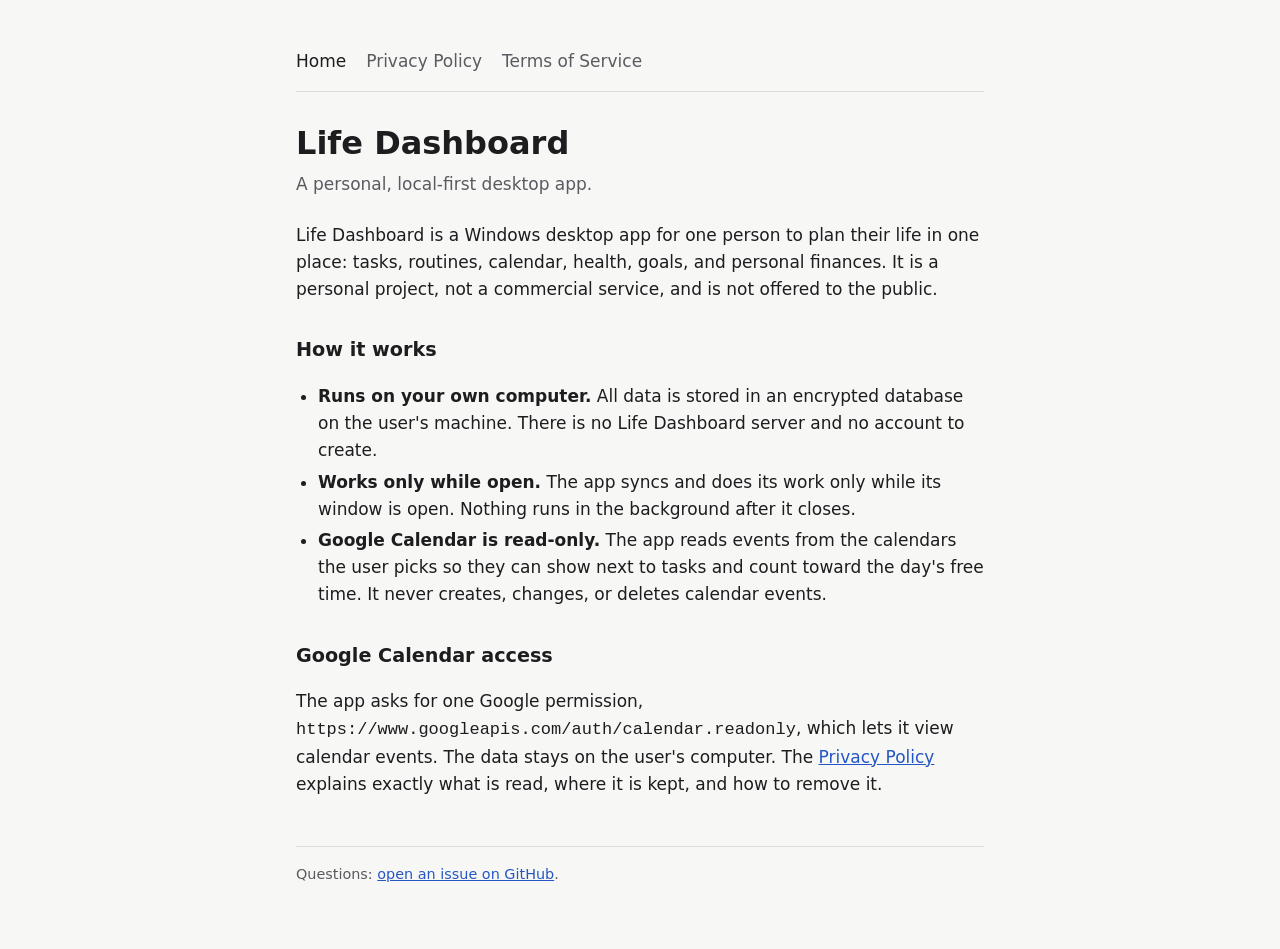
<file: index.html>
<!doctype html>
<html lang="en">
<head>
  <meta charset="utf-8">
  <meta name="viewport" content="width=device-width, initial-scale=1">
  <title>Life Dashboard</title>
  <meta name="description" content="A private, local-first desktop app for tasks, routines, calendar, health, and money.">
  <link rel="stylesheet" href="style.css">
</head>
<body>
<main>
  <nav>
    <a href="./" aria-current="page">Home</a>
    <a href="privacy.html">Privacy Policy</a>
    <a href="terms.html">Terms of Service</a>
  </nav>

  <h1>Life Dashboard</h1>
  <p class="meta">A personal, local-first desktop app.</p>

  <p>Life Dashboard is a Windows desktop app for one person to plan their life in one place: tasks, routines, calendar, health, goals, and personal finances. It is a personal project, not a commercial service, and is not offered to the public.</p>

  <h2>How it works</h2>
  <ul>
    <li><strong>Runs on your own computer.</strong> All data is stored in an encrypted database on the user's machine. There is no Life Dashboard server and no account to create.</li>
    <li><strong>Works only while open.</strong> The app syncs and does its work only while its window is open. Nothing runs in the background after it closes.</li>
    <li><strong>Google Calendar is read-only.</strong> The app reads events from the calendars the user picks so they can show next to tasks and count toward the day's free time. It never creates, changes, or deletes calendar events.</li>
  </ul>

  <h2>Google Calendar access</h2>
  <p>The app asks for one Google permission, <code>https://www.googleapis.com/auth/calendar.readonly</code>, which lets it view calendar events. The data stays on the user's computer. The <a href="privacy.html">Privacy Policy</a> explains exactly what is read, where it is kept, and how to remove it.</p>

  <footer>Questions: <a href="https://github.com/gunnarb123/life-dashboard-site/issues">open an issue on GitHub</a>.</footer>
</main>
</body>
</html>
</file>
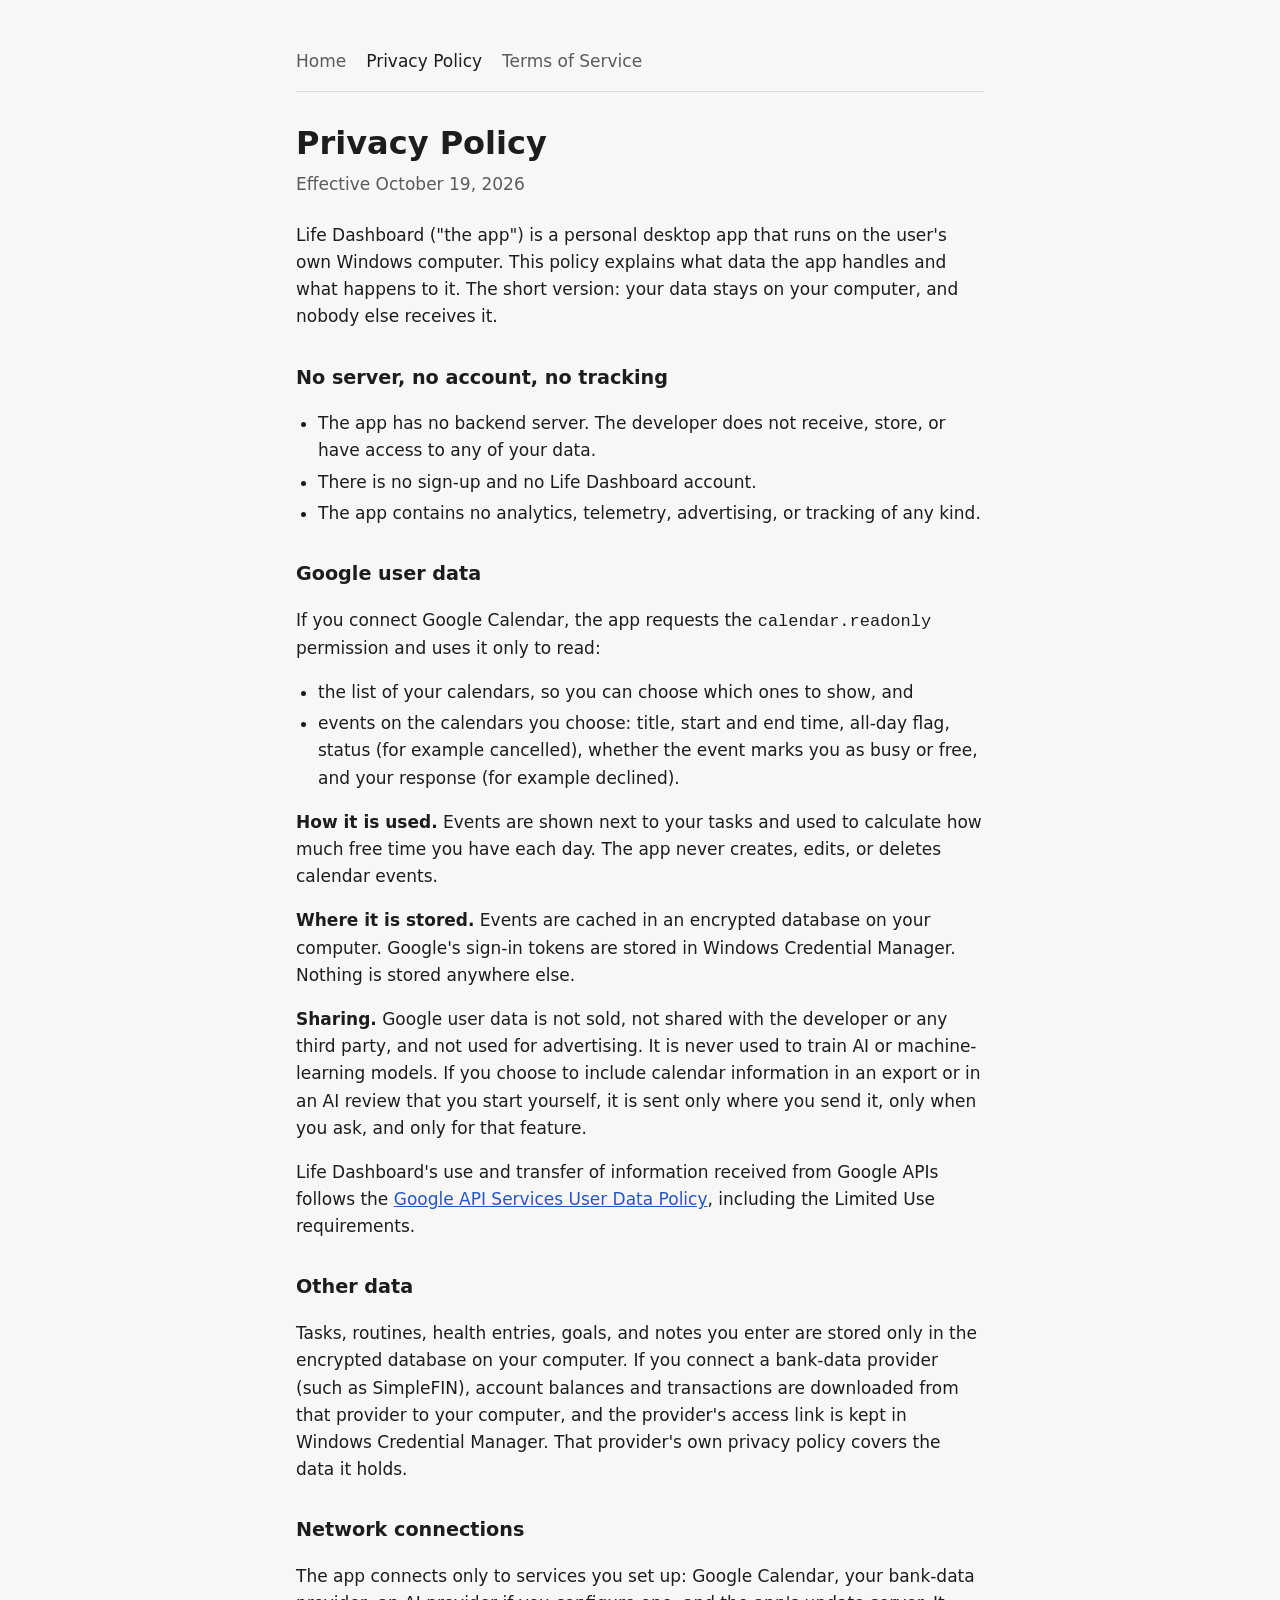
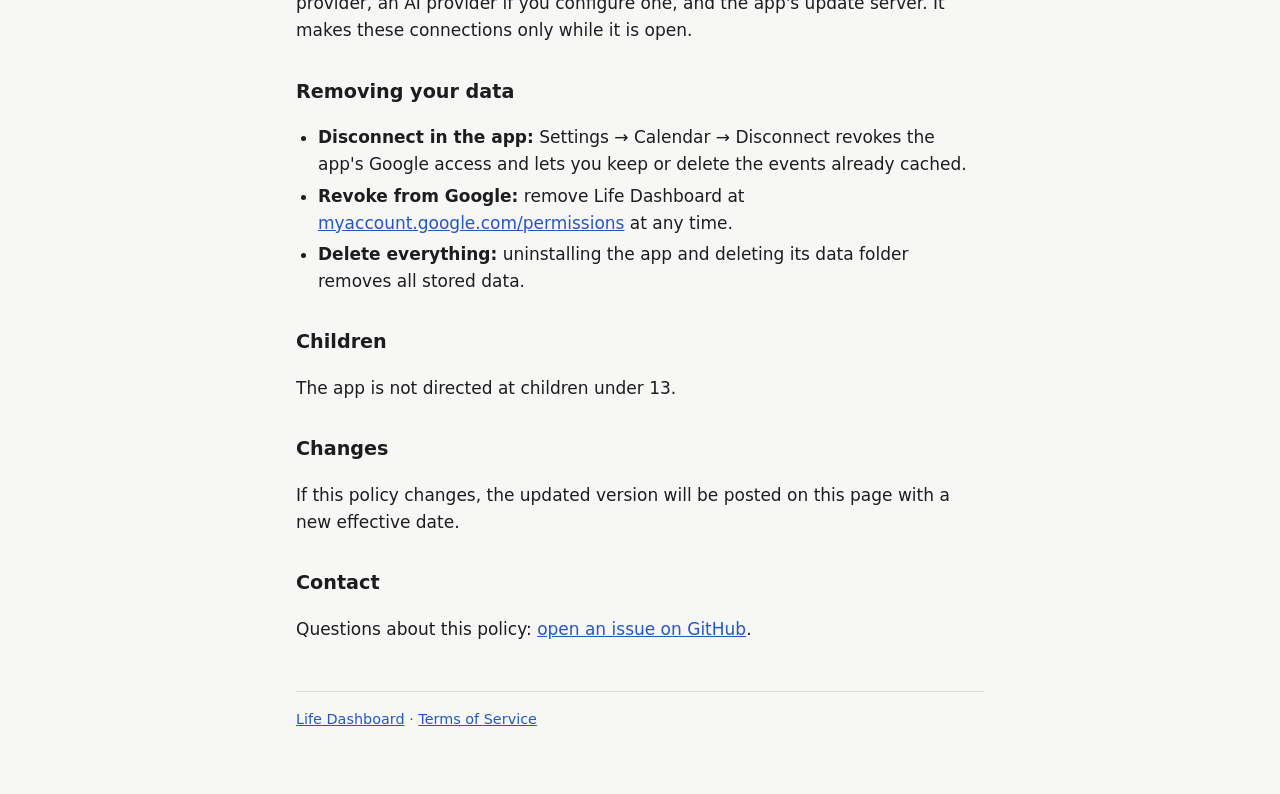
<file: privacy.html>
<!doctype html>
<html lang="en">
<head>
  <meta charset="utf-8">
  <meta name="viewport" content="width=device-width, initial-scale=1">
  <title>Privacy Policy · Life Dashboard</title>
  <link rel="stylesheet" href="style.css">
</head>
<body>
<main>
  <nav>
    <a href="./">Home</a>
    <a href="privacy.html" aria-current="page">Privacy Policy</a>
    <a href="terms.html">Terms of Service</a>
  </nav>

  <h1>Privacy Policy</h1>
  <p class="meta">Effective October 19, 2026</p>

  <p>Life Dashboard ("the app") is a personal desktop app that runs on the user's own Windows computer. This policy explains what data the app handles and what happens to it. The short version: your data stays on your computer, and nobody else receives it.</p>

  <h2>No server, no account, no tracking</h2>
  <ul>
    <li>The app has no backend server. The developer does not receive, store, or have access to any of your data.</li>
    <li>There is no sign-up and no Life Dashboard account.</li>
    <li>The app contains no analytics, telemetry, advertising, or tracking of any kind.</li>
  </ul>

  <h2>Google user data</h2>
  <p>If you connect Google Calendar, the app requests the <code>calendar.readonly</code> permission and uses it only to read:</p>
  <ul>
    <li>the list of your calendars, so you can choose which ones to show, and</li>
    <li>events on the calendars you choose: title, start and end time, all-day flag, status (for example cancelled), whether the event marks you as busy or free, and your response (for example declined).</li>
  </ul>
  <p><strong>How it is used.</strong> Events are shown next to your tasks and used to calculate how much free time you have each day. The app never creates, edits, or deletes calendar events.</p>
  <p><strong>Where it is stored.</strong> Events are cached in an encrypted database on your computer. Google's sign-in tokens are stored in Windows Credential Manager. Nothing is stored anywhere else.</p>
  <p><strong>Sharing.</strong> Google user data is not sold, not shared with the developer or any third party, and not used for advertising. It is never used to train AI or machine-learning models. If you choose to include calendar information in an export or in an AI review that you start yourself, it is sent only where you send it, only when you ask, and only for that feature.</p>
  <p>Life Dashboard's use and transfer of information received from Google APIs follows the <a href="https://developers.google.com/terms/api-services-user-data-policy">Google API Services User Data Policy</a>, including the Limited Use requirements.</p>

  <h2>Other data</h2>
  <p>Tasks, routines, health entries, goals, and notes you enter are stored only in the encrypted database on your computer. If you connect a bank-data provider (such as SimpleFIN), account balances and transactions are downloaded from that provider to your computer, and the provider's access link is kept in Windows Credential Manager. That provider's own privacy policy covers the data it holds.</p>

  <h2>Network connections</h2>
  <p>The app connects only to services you set up: Google Calendar, your bank-data provider, an AI provider if you configure one, and the app's update server. It makes these connections only while it is open.</p>

  <h2>Removing your data</h2>
  <ul>
    <li><strong>Disconnect in the app:</strong> Settings → Calendar → Disconnect revokes the app's Google access and lets you keep or delete the events already cached.</li>
    <li><strong>Revoke from Google:</strong> remove Life Dashboard at <a href="https://myaccount.google.com/permissions">myaccount.google.com/permissions</a> at any time.</li>
    <li><strong>Delete everything:</strong> uninstalling the app and deleting its data folder removes all stored data.</li>
  </ul>

  <h2>Children</h2>
  <p>The app is not directed at children under 13.</p>

  <h2>Changes</h2>
  <p>If this policy changes, the updated version will be posted on this page with a new effective date.</p>

  <h2>Contact</h2>
  <p>Questions about this policy: <a href="https://github.com/gunnarb123/life-dashboard-site/issues">open an issue on GitHub</a>.</p>

  <footer><a href="./">Life Dashboard</a> · <a href="terms.html">Terms of Service</a></footer>
</main>
</body>
</html>
</file>
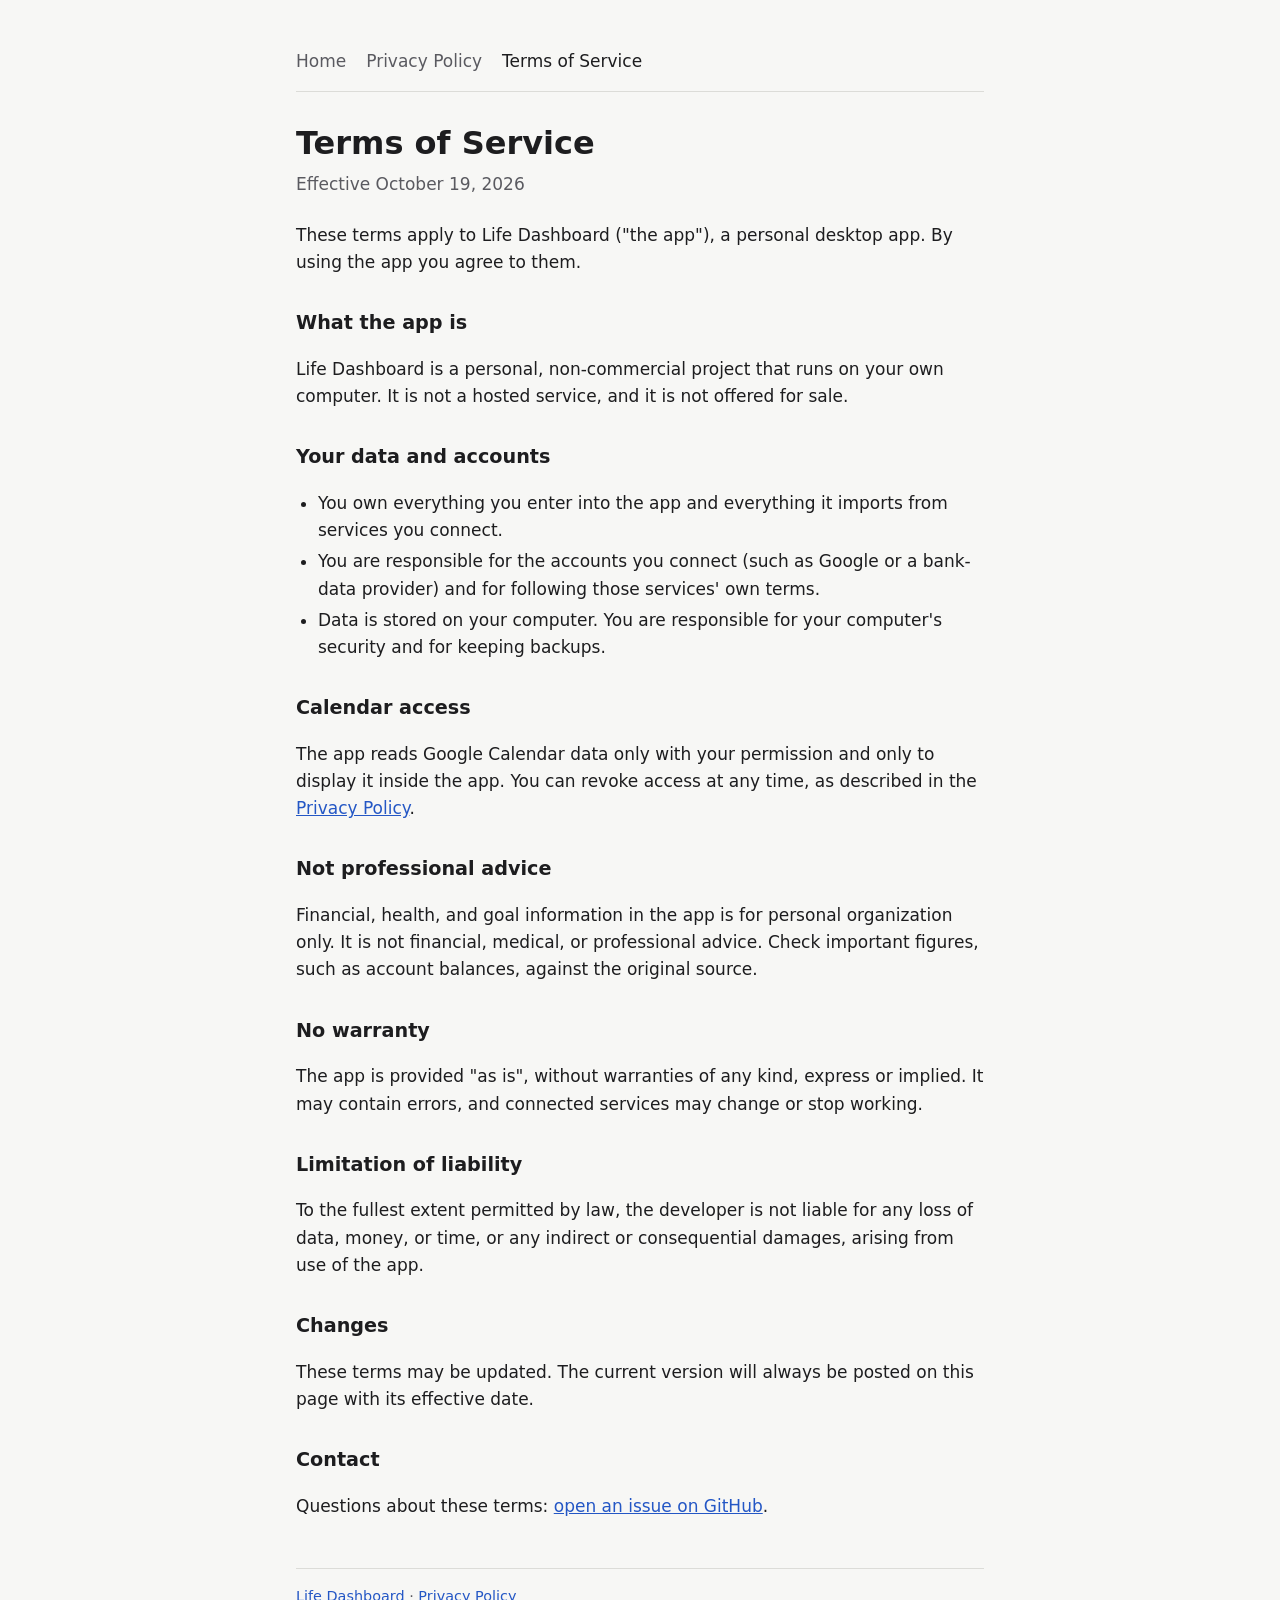
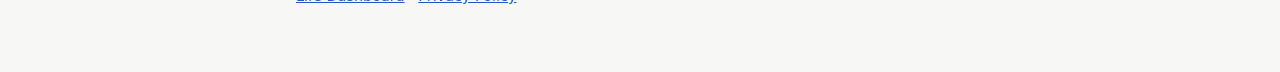
<file: terms.html>
<!doctype html>
<html lang="en">
<head>
  <meta charset="utf-8">
  <meta name="viewport" content="width=device-width, initial-scale=1">
  <title>Terms of Service · Life Dashboard</title>
  <link rel="stylesheet" href="style.css">
</head>
<body>
<main>
  <nav>
    <a href="./">Home</a>
    <a href="privacy.html">Privacy Policy</a>
    <a href="terms.html" aria-current="page">Terms of Service</a>
  </nav>

  <h1>Terms of Service</h1>
  <p class="meta">Effective October 19, 2026</p>

  <p>These terms apply to Life Dashboard ("the app"), a personal desktop app. By using the app you agree to them.</p>

  <h2>What the app is</h2>
  <p>Life Dashboard is a personal, non-commercial project that runs on your own computer. It is not a hosted service, and it is not offered for sale.</p>

  <h2>Your data and accounts</h2>
  <ul>
    <li>You own everything you enter into the app and everything it imports from services you connect.</li>
    <li>You are responsible for the accounts you connect (such as Google or a bank-data provider) and for following those services' own terms.</li>
    <li>Data is stored on your computer. You are responsible for your computer's security and for keeping backups.</li>
  </ul>

  <h2>Calendar access</h2>
  <p>The app reads Google Calendar data only with your permission and only to display it inside the app. You can revoke access at any time, as described in the <a href="privacy.html">Privacy Policy</a>.</p>

  <h2>Not professional advice</h2>
  <p>Financial, health, and goal information in the app is for personal organization only. It is not financial, medical, or professional advice. Check important figures, such as account balances, against the original source.</p>

  <h2>No warranty</h2>
  <p>The app is provided "as is", without warranties of any kind, express or implied. It may contain errors, and connected services may change or stop working.</p>

  <h2>Limitation of liability</h2>
  <p>To the fullest extent permitted by law, the developer is not liable for any loss of data, money, or time, or any indirect or consequential damages, arising from use of the app.</p>

  <h2>Changes</h2>
  <p>These terms may be updated. The current version will always be posted on this page with its effective date.</p>

  <h2>Contact</h2>
  <p>Questions about these terms: <a href="https://github.com/gunnarb123/life-dashboard-site/issues">open an issue on GitHub</a>.</p>

  <footer><a href="./">Life Dashboard</a> · <a href="privacy.html">Privacy Policy</a></footer>
</main>
</body>
</html>
</file>
<file: style.css>
:root {
  --bg: #f7f7f5;
  --text: #1d1d1f;
  --muted: #5a5a60;
  --line: #dcdcd8;
  --link: #2457c5;
}
@media (prefers-color-scheme: dark) {
  :root {
    --bg: #16171a;
    --text: #e8e8ea;
    --muted: #a2a2aa;
    --line: #2d2e33;
    --link: #8fb0ff;
  }
}
* { box-sizing: border-box; }
body {
  margin: 0;
  background: var(--bg);
  color: var(--text);
  font: 17px/1.6 system-ui, -apple-system, "Segoe UI", Roboto, sans-serif;
}
main { max-width: 720px; margin: 0 auto; padding: 48px 16px 64px; }
nav { display: flex; gap: 20px; flex-wrap: wrap; padding-bottom: 16px; border-bottom: 1px solid var(--line); margin-bottom: 32px; }
nav a { color: var(--muted); text-decoration: none; }
nav a:hover, nav a[aria-current] { color: var(--text); }
h1 { font-size: 2rem; line-height: 1.2; margin: 0 0 8px; }
h2 { font-size: 1.2rem; margin: 32px 0 8px; }
.meta { color: var(--muted); margin: 0 0 24px; }
a { color: var(--link); }
ul { padding-left: 22px; }
li { margin: 4px 0; }
footer { margin-top: 48px; padding-top: 16px; border-top: 1px solid var(--line); color: var(--muted); font-size: 0.9rem; }
</file>
